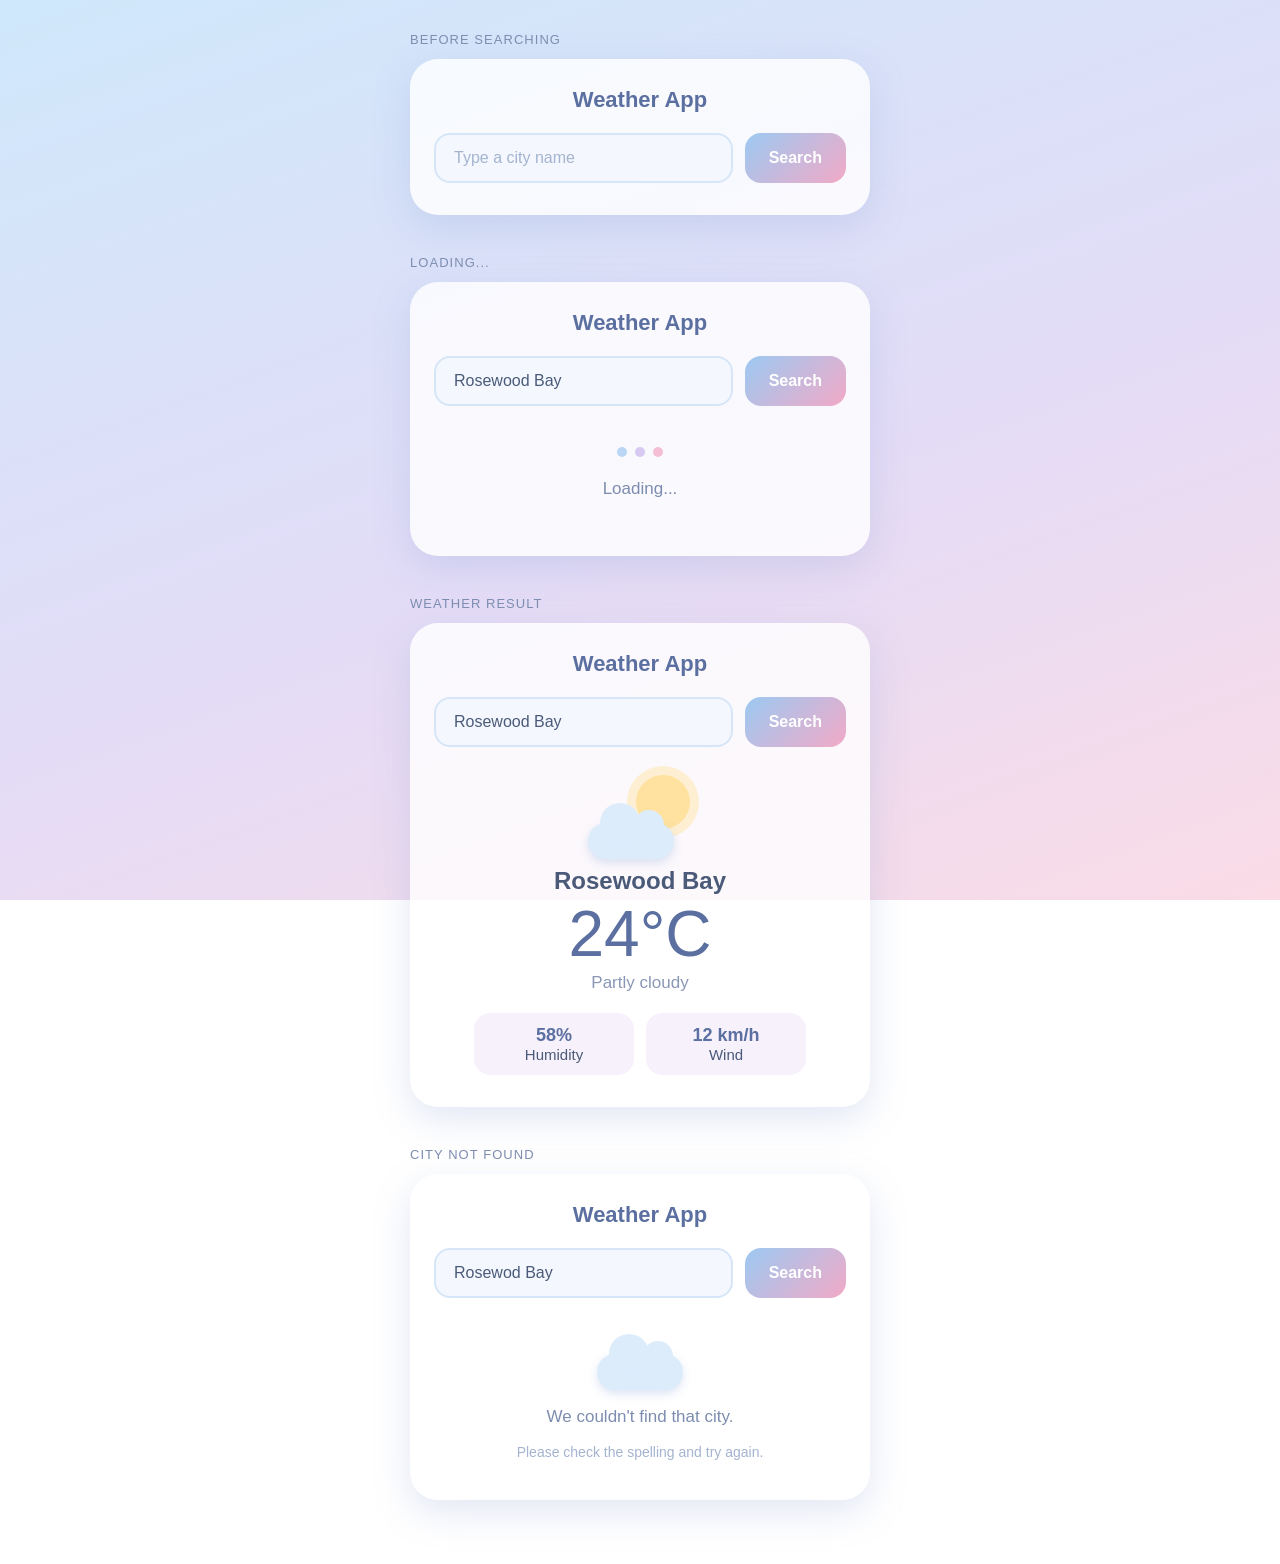
<file: mockups/1-morning-postcard.html>
<!DOCTYPE html>
<html lang="en">
<head>
  <meta charset="UTF-8">
  <meta name="viewport" content="width=device-width, initial-scale=1.0">
  <title>Mockup 1 - Morning Postcard</title>
  <style>
    * { box-sizing: border-box; }
    body {
      margin: 0;
      padding: 32px 16px 64px;
      font-family: "Segoe UI", Helvetica, Arial, sans-serif;
      color: #4a5a78;
      background: linear-gradient(160deg, #cfe8fb 0%, #e3dcf7 55%, #fadbe6 100%);
      background-attachment: fixed;
      min-height: 100vh;
    }
    .view-label {
      max-width: 460px;
      margin: 40px auto 12px;
      font-size: 13px;
      letter-spacing: 0.08em;
      text-transform: uppercase;
      color: #7d8db0;
    }
    .view-label:first-of-type { margin-top: 0; }

    .card {
      max-width: 460px;
      margin: 0 auto;
      padding: 28px 24px 32px;
      background: rgba(255, 255, 255, 0.82);
      border-radius: 28px;
      box-shadow: 0 12px 36px rgba(140, 160, 210, 0.25);
    }
    .card h1 {
      margin: 0 0 20px;
      font-size: 22px;
      font-weight: 600;
      text-align: center;
      color: #5b6fa0;
    }

    /* Search row: stacked on phones, side by side on laptops */
    .search { display: flex; flex-direction: column; gap: 12px; }
    .search input {
      width: 100%;
      padding: 14px 18px;
      font-size: 16px;
      color: #4a5a78;
      background: #f4f8fe;
      border: 2px solid #d6e6f8;
      border-radius: 16px;
    }
    .search input::placeholder { color: #a4b3cf; }
    .search button {
      padding: 14px 24px;
      font-size: 16px;
      font-weight: 600;
      color: #fff;
      background: linear-gradient(135deg, #9cc9f2, #f2a9c6);
      border: none;
      border-radius: 16px;
    }
    @media (min-width: 600px) {
      .search { flex-direction: row; }
      .search input { flex: 1; }
    }

    .area { margin-top: 28px; text-align: center; }

    /* Drawn weather picture: sun peeking behind a cloud */
    .wx { position: relative; width: 120px; height: 84px; margin: 0 auto 8px; }
    .sun {
      position: absolute; top: 0; right: 10px;
      width: 54px; height: 54px; border-radius: 50%;
      background: #ffe2a0;
      box-shadow: 0 0 0 9px rgba(255, 226, 160, 0.45);
    }
    .cloud {
      position: absolute; bottom: 0; left: 8px;
      width: 86px; height: 36px; border-radius: 36px;
      background: #dcecfb;
      box-shadow: 0 4px 10px rgba(140, 170, 220, 0.3);
    }
    .cloud::before, .cloud::after {
      content: ""; position: absolute; border-radius: 50%; background: #dcecfb;
    }
    .cloud::before { width: 40px; height: 40px; top: -20px; left: 12px; }
    .cloud::after  { width: 30px; height: 30px; top: -13px; left: 46px; }

    .city { margin: 0; font-size: 24px; font-weight: 600; color: #4a5a78; }
    .temp { margin: 4px 0; font-size: 64px; font-weight: 300; color: #5b6fa0; line-height: 1.1; }
    .desc { margin: 0 0 20px; font-size: 17px; color: #8a97b5; }
    .details { display: flex; justify-content: center; gap: 12px; }
    .detail {
      flex: 1; max-width: 160px; padding: 12px 8px;
      background: #f6f1fb; border-radius: 16px; font-size: 15px;
    }
    .detail b { display: block; font-size: 18px; color: #5b6fa0; }

    .message { padding: 8px 0; font-size: 17px; color: #7d8db0; }
    .message small { display: block; margin-top: 6px; font-size: 14px; color: #a4b3cf; }
    .dots span {
      display: inline-block; width: 10px; height: 10px; margin: 0 4px;
      border-radius: 50%; background: #b9d6f5;
    }
    .dots span:nth-child(2) { background: #d7c9f2; }
    .dots span:nth-child(3) { background: #f4bfd4; }
  </style>
</head>
<body>

  <div class="view-label">Before searching</div>
  <div class="card">
    <h1>Weather App</h1>
    <div class="search">
      <input type="text" placeholder="Type a city name" aria-label="City name">
      <button type="button">Search</button>
    </div>
  </div>

  <div class="view-label">Loading...</div>
  <div class="card">
    <h1>Weather App</h1>
    <div class="search">
      <input type="text" value="Rosewood Bay" aria-label="City name">
      <button type="button">Search</button>
    </div>
    <div class="area message">
      <div class="dots"><span></span><span></span><span></span></div>
      <p>Loading...</p>
    </div>
  </div>

  <div class="view-label">Weather result</div>
  <div class="card">
    <h1>Weather App</h1>
    <div class="search">
      <input type="text" value="Rosewood Bay" aria-label="City name">
      <button type="button">Search</button>
    </div>
    <div class="area">
      <div class="wx"><div class="sun"></div><div class="cloud"></div></div>
      <p class="city">Rosewood Bay</p>
      <p class="temp">24°C</p>
      <p class="desc">Partly cloudy</p>
      <div class="details">
        <div class="detail"><b>58%</b>Humidity</div>
        <div class="detail"><b>12 km/h</b>Wind</div>
      </div>
    </div>
  </div>

  <div class="view-label">City not found</div>
  <div class="card">
    <h1>Weather App</h1>
    <div class="search">
      <input type="text" value="Rosewod Bay" aria-label="City name">
      <button type="button">Search</button>
    </div>
    <div class="area message">
      <div class="wx" style="height:56px"><div class="cloud" style="left:17px"></div></div>
      <p>We couldn't find that city.</p>
      <small>Please check the spelling and try again.</small>
    </div>
  </div>

</body>
</html>
</file>
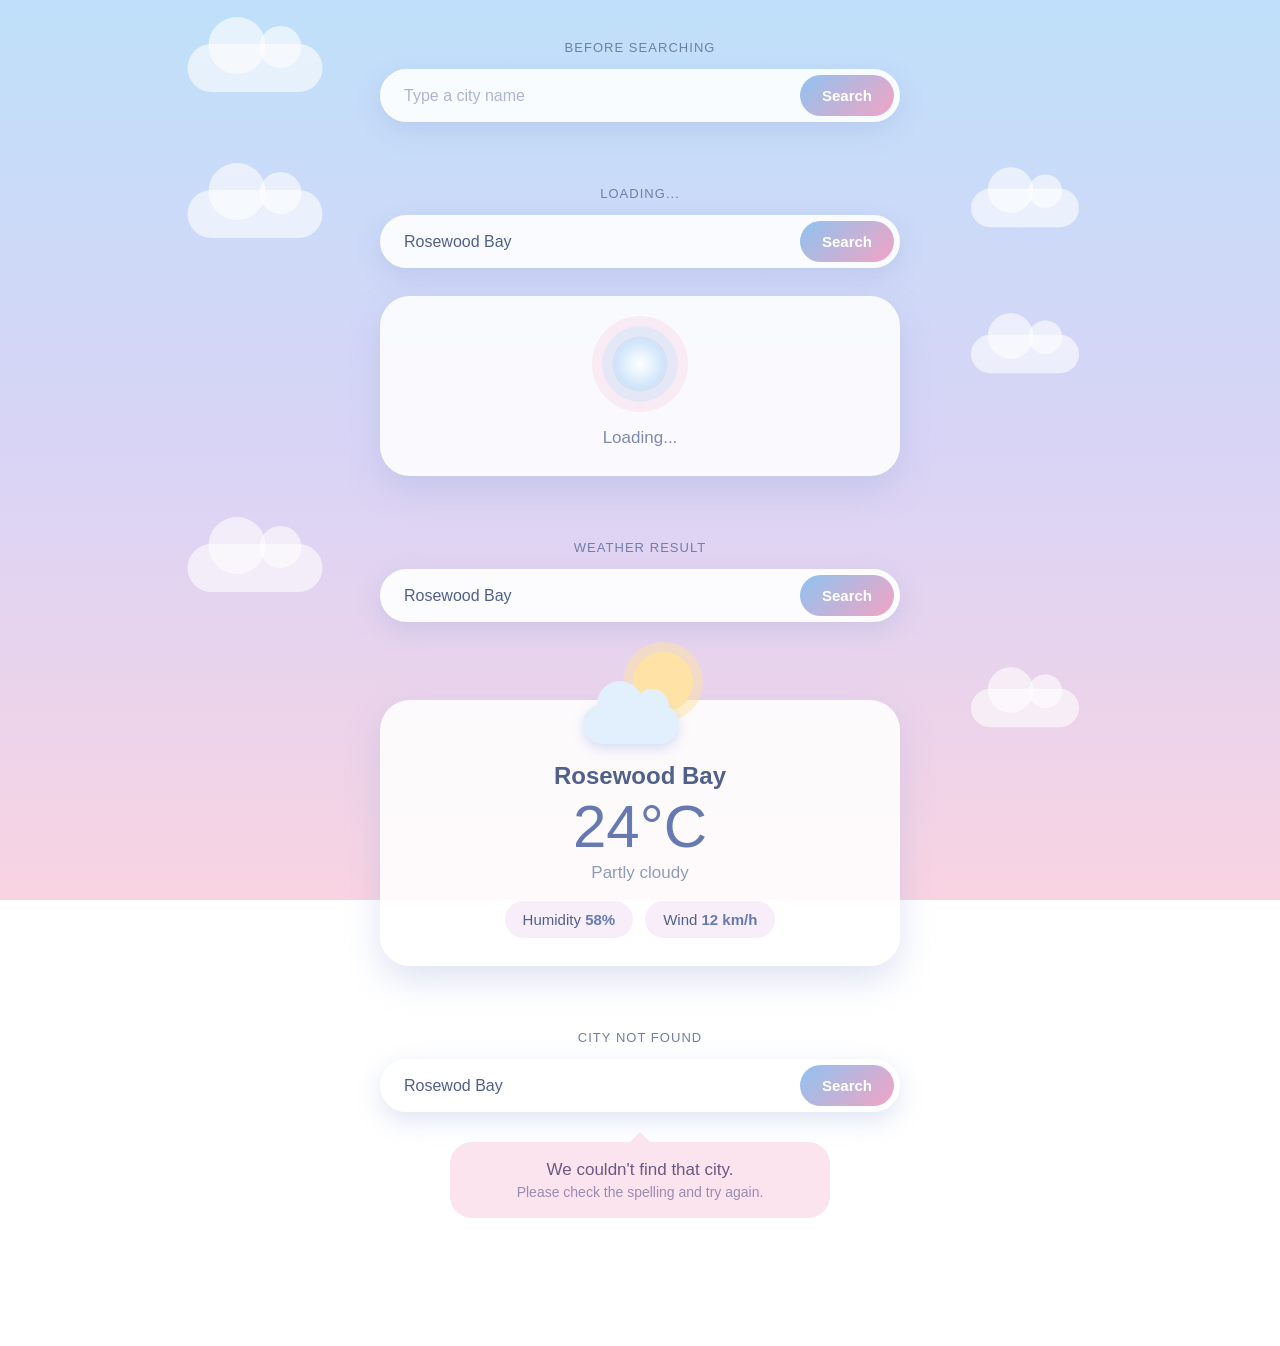
<file: mockups/2-floating-sky.html>
<!DOCTYPE html>
<html lang="en">
<head>
  <meta charset="UTF-8">
  <meta name="viewport" content="width=device-width, initial-scale=1.0">
  <title>Mockup 2 - Floating Sky</title>
  <style>
    * { box-sizing: border-box; }
    html { overflow-x: hidden; }
    body {
      margin: 0;
      padding: 32px 16px 72px;
      font-family: "Segoe UI", Helvetica, Arial, sans-serif;
      color: #51608a;
      background: linear-gradient(180deg, #bfe0fa 0%, #d9d4f6 50%, #f9d3e2 100%);
      background-attachment: fixed;
      min-height: 100vh;
      overflow-x: hidden;
    }
    .scene {
      position: relative;
      max-width: 520px;
      margin: 0 auto 56px;
      padding-top: 8px;
    }
    .view-label {
      margin: 0 0 14px;
      text-align: center;
      font-size: 13px;
      letter-spacing: 0.08em;
      text-transform: uppercase;
      color: #6f7fa8;
    }

    /* Soft decorative clouds drifting in the background (laptop sides, phone corners) */
    .bg-cloud {
      position: absolute; width: 90px; height: 32px; border-radius: 32px;
      background: rgba(255, 255, 255, 0.6);
    }
    .bg-cloud::before, .bg-cloud::after {
      content: ""; position: absolute; border-radius: 50%; background: rgba(255, 255, 255, 0.6);
    }
    .bg-cloud::before { width: 38px; height: 38px; top: -18px; left: 14px; }
    .bg-cloud::after  { width: 28px; height: 28px; top: -12px; left: 48px; }
    .bg-cloud.a { top: 0; left: -30px; }
    .bg-cloud.b { top: 110px; right: -30px; transform: scale(0.8); }
    @media (min-width: 700px) {
      .bg-cloud.a { left: -170px; top: 20px; transform: scale(1.5); }
      .bg-cloud.b { right: -170px; top: 160px; transform: scale(1.2); }
    }

    /* Pill search bar with the button tucked inside the right end */
    .pill {
      position: relative; z-index: 1;
      display: flex; align-items: center;
      padding: 6px 6px 6px 22px;
      background: rgba(255, 255, 255, 0.9);
      border-radius: 999px;
      box-shadow: 0 8px 24px rgba(150, 165, 215, 0.3);
    }
    .pill input {
      flex: 1; min-width: 0;
      font-size: 16px; color: #51608a;
      border: none; background: transparent; outline: none;
    }
    .pill input::placeholder { color: #aab6d2; }
    .pill button {
      padding: 12px 22px;
      font-size: 15px; font-weight: 600; color: #fff;
      background: linear-gradient(135deg, #8fc3f0, #f2a3c3);
      border: none; border-radius: 999px;
    }

    .card {
      position: relative; z-index: 1;
      margin-top: 78px;
      padding: 62px 24px 28px;
      text-align: center;
      background: rgba(255, 255, 255, 0.88);
      border-radius: 30px;
      box-shadow: 0 14px 34px rgba(150, 165, 215, 0.3);
    }
    .card.simple { margin-top: 28px; padding-top: 28px; }

    /* Drawn picture overlapping the card's top edge */
    .wx { position: absolute; top: -48px; left: 50%; width: 130px; height: 92px; margin-left: -65px; }
    .sun {
      position: absolute; top: 0; right: 12px; width: 60px; height: 60px; border-radius: 50%;
      background: #ffe3a6; box-shadow: 0 0 0 10px rgba(255, 227, 166, 0.5);
    }
    .cloud {
      position: absolute; bottom: 0; left: 8px; width: 96px; height: 40px; border-radius: 40px;
      background: #e2effc; box-shadow: 0 5px 12px rgba(150, 175, 225, 0.35);
    }
    .cloud::before, .cloud::after { content: ""; position: absolute; border-radius: 50%; background: #e2effc; }
    .cloud::before { width: 46px; height: 46px; top: -23px; left: 14px; }
    .cloud::after  { width: 34px; height: 34px; top: -15px; left: 52px; }

    .city { margin: 0; font-size: 24px; font-weight: 600; }
    .temp { margin: 2px 0; font-size: 60px; font-weight: 300; color: #6679b0; }
    .desc { margin: 0 0 18px; font-size: 17px; color: #8f9bbb; }
    .row { display: flex; justify-content: center; gap: 12px; }
    .chip {
      padding: 10px 18px; border-radius: 999px; font-size: 15px; background: #f7eefa;
    }
    .chip b { color: #6679b0; }

    /* Loading: a soft pulsing circle */
    .pulse {
      width: 56px; height: 56px; margin: 12px auto 36px; border-radius: 50%;
      background: radial-gradient(circle, #ffffff 0%, #cfe5fa 60%, #f6cfe0 100%);
      box-shadow: 0 0 0 10px rgba(207, 229, 250, 0.5), 0 0 0 20px rgba(246, 207, 224, 0.35);
    }
    .note { margin: 0; font-size: 17px; color: #7d8bb0; }

    /* Not found: a friendly speech-bubble style note */
    .bubble {
      position: relative; z-index: 1;
      margin: 30px auto 0; max-width: 380px; padding: 18px 22px;
      text-align: center; font-size: 17px; color: #6a5a82;
      background: #fbe4ee; border-radius: 22px;
    }
    .bubble::before {
      content: ""; position: absolute; top: -10px; left: 50%; margin-left: -10px;
      border: 10px solid transparent; border-top: 0; border-bottom-color: #fbe4ee;
    }
    .bubble small { display: block; margin-top: 4px; font-size: 14px; color: #9a8bb0; }
  </style>
</head>
<body>

  <div class="scene">
    <div class="bg-cloud a"></div><div class="bg-cloud b"></div>
    <p class="view-label">Before searching</p>
    <div class="pill">
      <input type="text" placeholder="Type a city name" aria-label="City name">
      <button type="button">Search</button>
    </div>
  </div>

  <div class="scene">
    <div class="bg-cloud a"></div><div class="bg-cloud b"></div>
    <p class="view-label">Loading...</p>
    <div class="pill">
      <input type="text" value="Rosewood Bay" aria-label="City name">
      <button type="button">Search</button>
    </div>
    <div class="card simple">
      <div class="pulse"></div>
      <p class="note">Loading...</p>
    </div>
  </div>

  <div class="scene">
    <div class="bg-cloud a"></div><div class="bg-cloud b"></div>
    <p class="view-label">Weather result</p>
    <div class="pill">
      <input type="text" value="Rosewood Bay" aria-label="City name">
      <button type="button">Search</button>
    </div>
    <div class="card">
      <div class="wx"><div class="sun"></div><div class="cloud"></div></div>
      <p class="city">Rosewood Bay</p>
      <p class="temp">24°C</p>
      <p class="desc">Partly cloudy</p>
      <div class="row">
        <div class="chip">Humidity <b>58%</b></div>
        <div class="chip">Wind <b>12 km/h</b></div>
      </div>
    </div>
  </div>

  <div class="scene">
    <div class="bg-cloud a"></div><div class="bg-cloud b"></div>
    <p class="view-label">City not found</p>
    <div class="pill">
      <input type="text" value="Rosewod Bay" aria-label="City name">
      <button type="button">Search</button>
    </div>
    <div class="bubble">
      We couldn't find that city.
      <small>Please check the spelling and try again.</small>
    </div>
  </div>

</body>
</html>
</file>
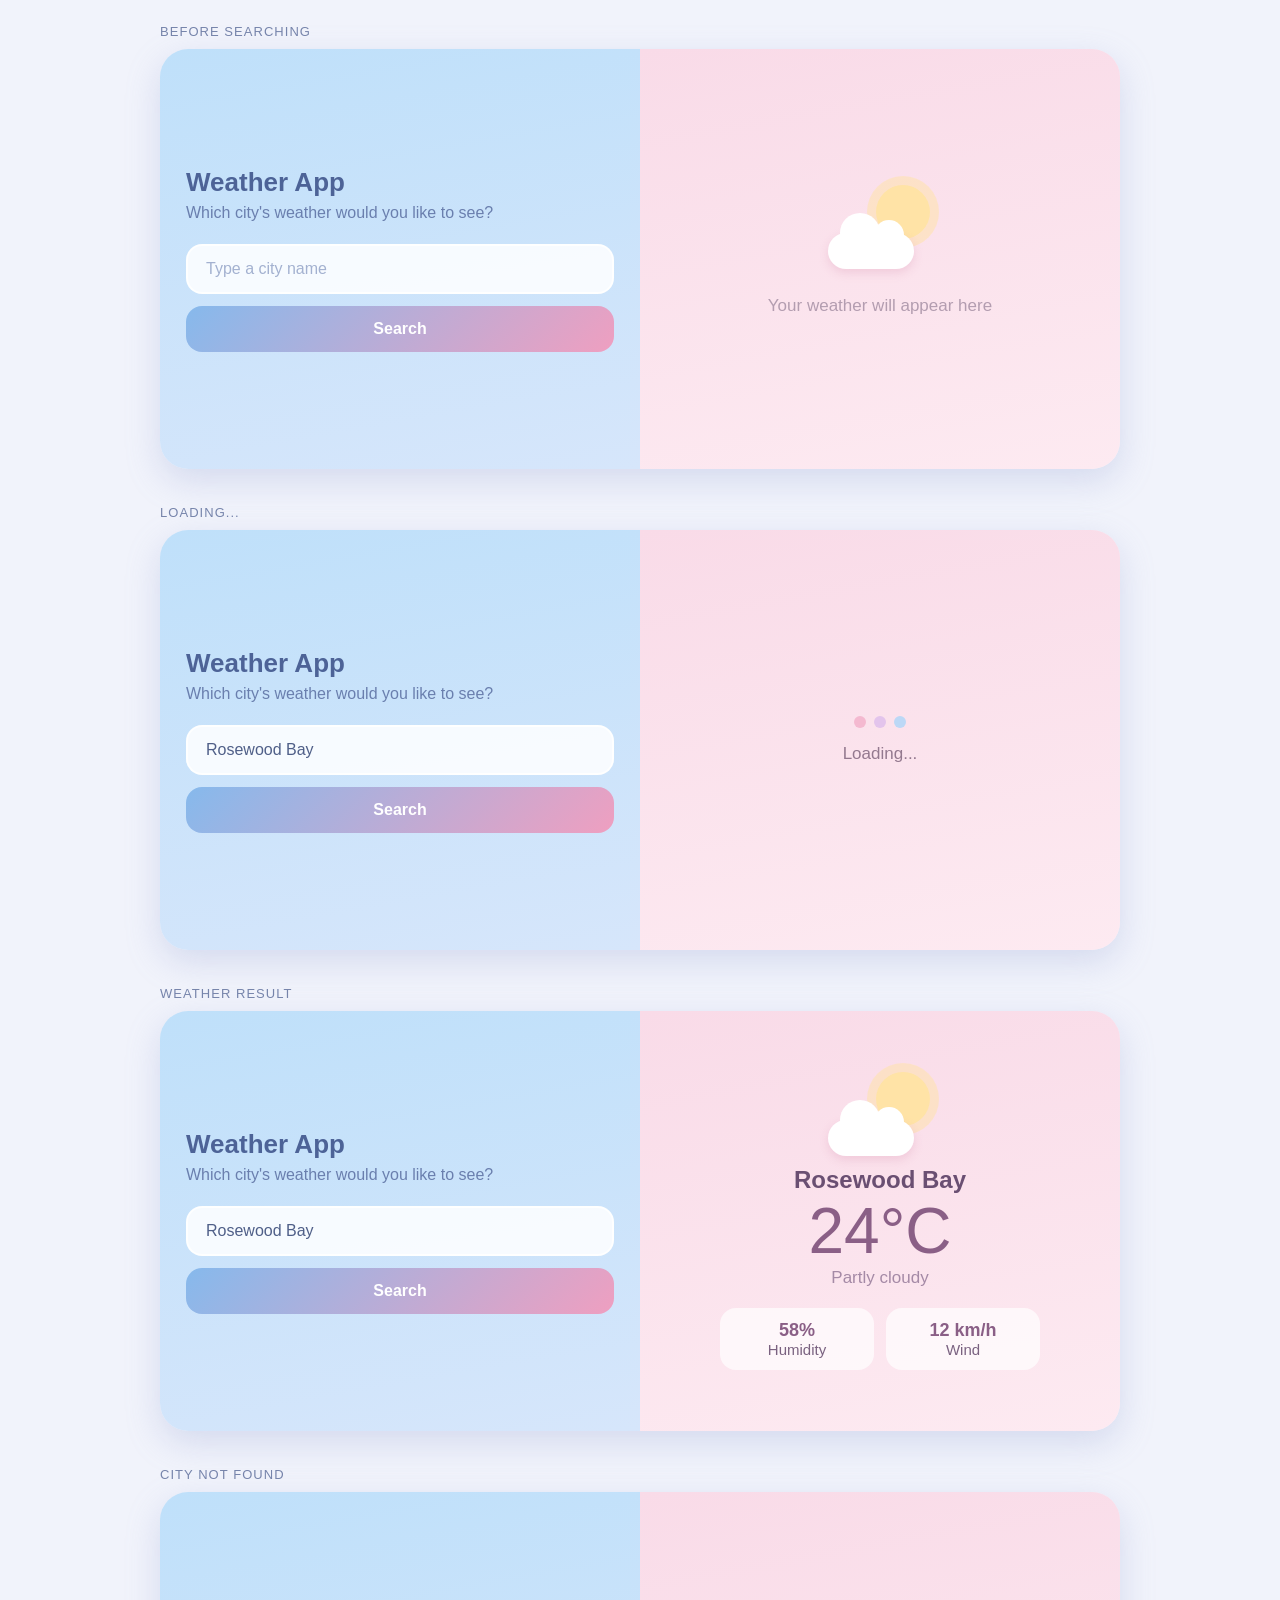
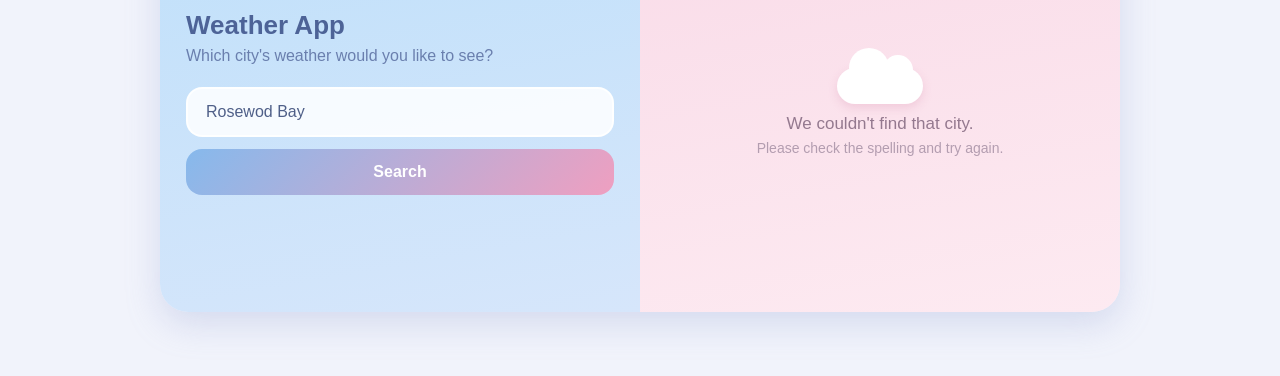
<file: mockups/3-split-window.html>
<!DOCTYPE html>
<html lang="en">
<head>
  <meta charset="UTF-8">
  <meta name="viewport" content="width=device-width, initial-scale=1.0">
  <title>Mockup 3 - Split Window</title>
  <style>
    * { box-sizing: border-box; }
    body {
      margin: 0;
      padding: 24px 16px 64px;
      font-family: "Segoe UI", Helvetica, Arial, sans-serif;
      color: #4f5f88;
      background: #f1f3fb;
    }
    .view-label {
      max-width: 960px;
      margin: 36px auto 10px;
      font-size: 13px;
      letter-spacing: 0.08em;
      text-transform: uppercase;
      color: #7684ab;
    }
    .view-label:first-of-type { margin-top: 0; }

    /* Two panels: stacked on phones, side by side on laptops */
    .window {
      max-width: 960px;
      margin: 0 auto;
      display: flex;
      flex-direction: column;
      border-radius: 28px;
      overflow: hidden;
      box-shadow: 0 12px 34px rgba(140, 155, 210, 0.28);
    }
    @media (min-width: 720px) {
      .window { flex-direction: row; min-height: 420px; }
      .panel { flex: 1; }
    }
    .panel { padding: 32px 26px; display: flex; flex-direction: column; justify-content: center; }
    .left  { background: linear-gradient(170deg, #bfe0fa, #d6e6fb); }
    .right { background: linear-gradient(170deg, #f9dbe8, #fdeaf1); text-align: center; align-items: center; }

    .left h1 { margin: 0 0 6px; font-size: 26px; font-weight: 600; color: #4d6397; }
    .left p  { margin: 0 0 22px; font-size: 16px; color: #6a7fae; }
    .left input {
      width: 100%; padding: 14px 18px; margin-bottom: 12px;
      font-size: 16px; color: #4f5f88;
      background: rgba(255, 255, 255, 0.85);
      border: 2px solid rgba(255, 255, 255, 0.9);
      border-radius: 16px;
    }
    .left input::placeholder { color: #a3b1d0; }
    .left button {
      width: 100%; padding: 14px 24px;
      font-size: 16px; font-weight: 600; color: #fff;
      background: linear-gradient(135deg, #86b9ec, #ef9fc0);
      border: none; border-radius: 16px;
    }

    /* Drawn weather picture */
    .wx { position: relative; width: 120px; height: 84px; margin-bottom: 10px; }
    .sun {
      position: absolute; top: 0; right: 10px; width: 54px; height: 54px; border-radius: 50%;
      background: #ffe3a6; box-shadow: 0 0 0 9px rgba(255, 227, 166, 0.5);
    }
    .cloud {
      position: absolute; bottom: 0; left: 8px; width: 86px; height: 36px; border-radius: 36px;
      background: #ffffff; box-shadow: 0 4px 10px rgba(220, 150, 180, 0.3);
    }
    .cloud::before, .cloud::after { content: ""; position: absolute; border-radius: 50%; background: #ffffff; }
    .cloud::before { width: 40px; height: 40px; top: -20px; left: 12px; }
    .cloud::after  { width: 30px; height: 30px; top: -13px; left: 46px; }

    .city { margin: 0; font-size: 24px; font-weight: 600; color: #6a4f72; }
    .temp { margin: 2px 0; font-size: 64px; font-weight: 300; color: #8a5f86; line-height: 1.1; }
    .desc { margin: 0 0 20px; font-size: 17px; color: #a58aa6; }
    .details { display: flex; gap: 12px; width: 100%; max-width: 320px; }
    .detail {
      flex: 1; padding: 12px 8px; font-size: 15px; color: #7a6280;
      background: rgba(255, 255, 255, 0.7); border-radius: 16px;
    }
    .detail b { display: block; font-size: 18px; color: #8a5f86; }

    .note { margin: 0; font-size: 17px; color: #94798f; }
    .note small { display: block; margin-top: 6px; font-size: 14px; color: #b39db0; }
    .dots span {
      display: inline-block; width: 12px; height: 12px; margin: 0 4px 12px;
      border-radius: 50%; background: #f4b9d0;
    }
    .dots span:nth-child(2) { background: #e3c4ec; }
    .dots span:nth-child(3) { background: #bcd8f6; }
    .empty-hint { font-size: 17px; color: #b39db0; }
  </style>
</head>
<body>

  <div class="view-label">Before searching</div>
  <div class="window">
    <div class="panel left">
      <h1>Weather App</h1>
      <p>Which city's weather would you like to see?</p>
      <input type="text" placeholder="Type a city name" aria-label="City name">
      <button type="button">Search</button>
    </div>
    <div class="panel right">
      <div class="wx"><div class="sun"></div><div class="cloud"></div></div>
      <p class="empty-hint">Your weather will appear here</p>
    </div>
  </div>

  <div class="view-label">Loading...</div>
  <div class="window">
    <div class="panel left">
      <h1>Weather App</h1>
      <p>Which city's weather would you like to see?</p>
      <input type="text" value="Rosewood Bay" aria-label="City name">
      <button type="button">Search</button>
    </div>
    <div class="panel right">
      <div class="dots"><span></span><span></span><span></span></div>
      <p class="note">Loading...</p>
    </div>
  </div>

  <div class="view-label">Weather result</div>
  <div class="window">
    <div class="panel left">
      <h1>Weather App</h1>
      <p>Which city's weather would you like to see?</p>
      <input type="text" value="Rosewood Bay" aria-label="City name">
      <button type="button">Search</button>
    </div>
    <div class="panel right">
      <div class="wx"><div class="sun"></div><div class="cloud"></div></div>
      <p class="city">Rosewood Bay</p>
      <p class="temp">24°C</p>
      <p class="desc">Partly cloudy</p>
      <div class="details">
        <div class="detail"><b>58%</b>Humidity</div>
        <div class="detail"><b>12 km/h</b>Wind</div>
      </div>
    </div>
  </div>

  <div class="view-label">City not found</div>
  <div class="window">
    <div class="panel left">
      <h1>Weather App</h1>
      <p>Which city's weather would you like to see?</p>
      <input type="text" value="Rosewod Bay" aria-label="City name">
      <button type="button">Search</button>
    </div>
    <div class="panel right">
      <div class="wx" style="height:56px"><div class="cloud" style="left:17px"></div></div>
      <p class="note">We couldn't find that city.<small>Please check the spelling and try again.</small></p>
    </div>
  </div>

</body>
</html>
</file>
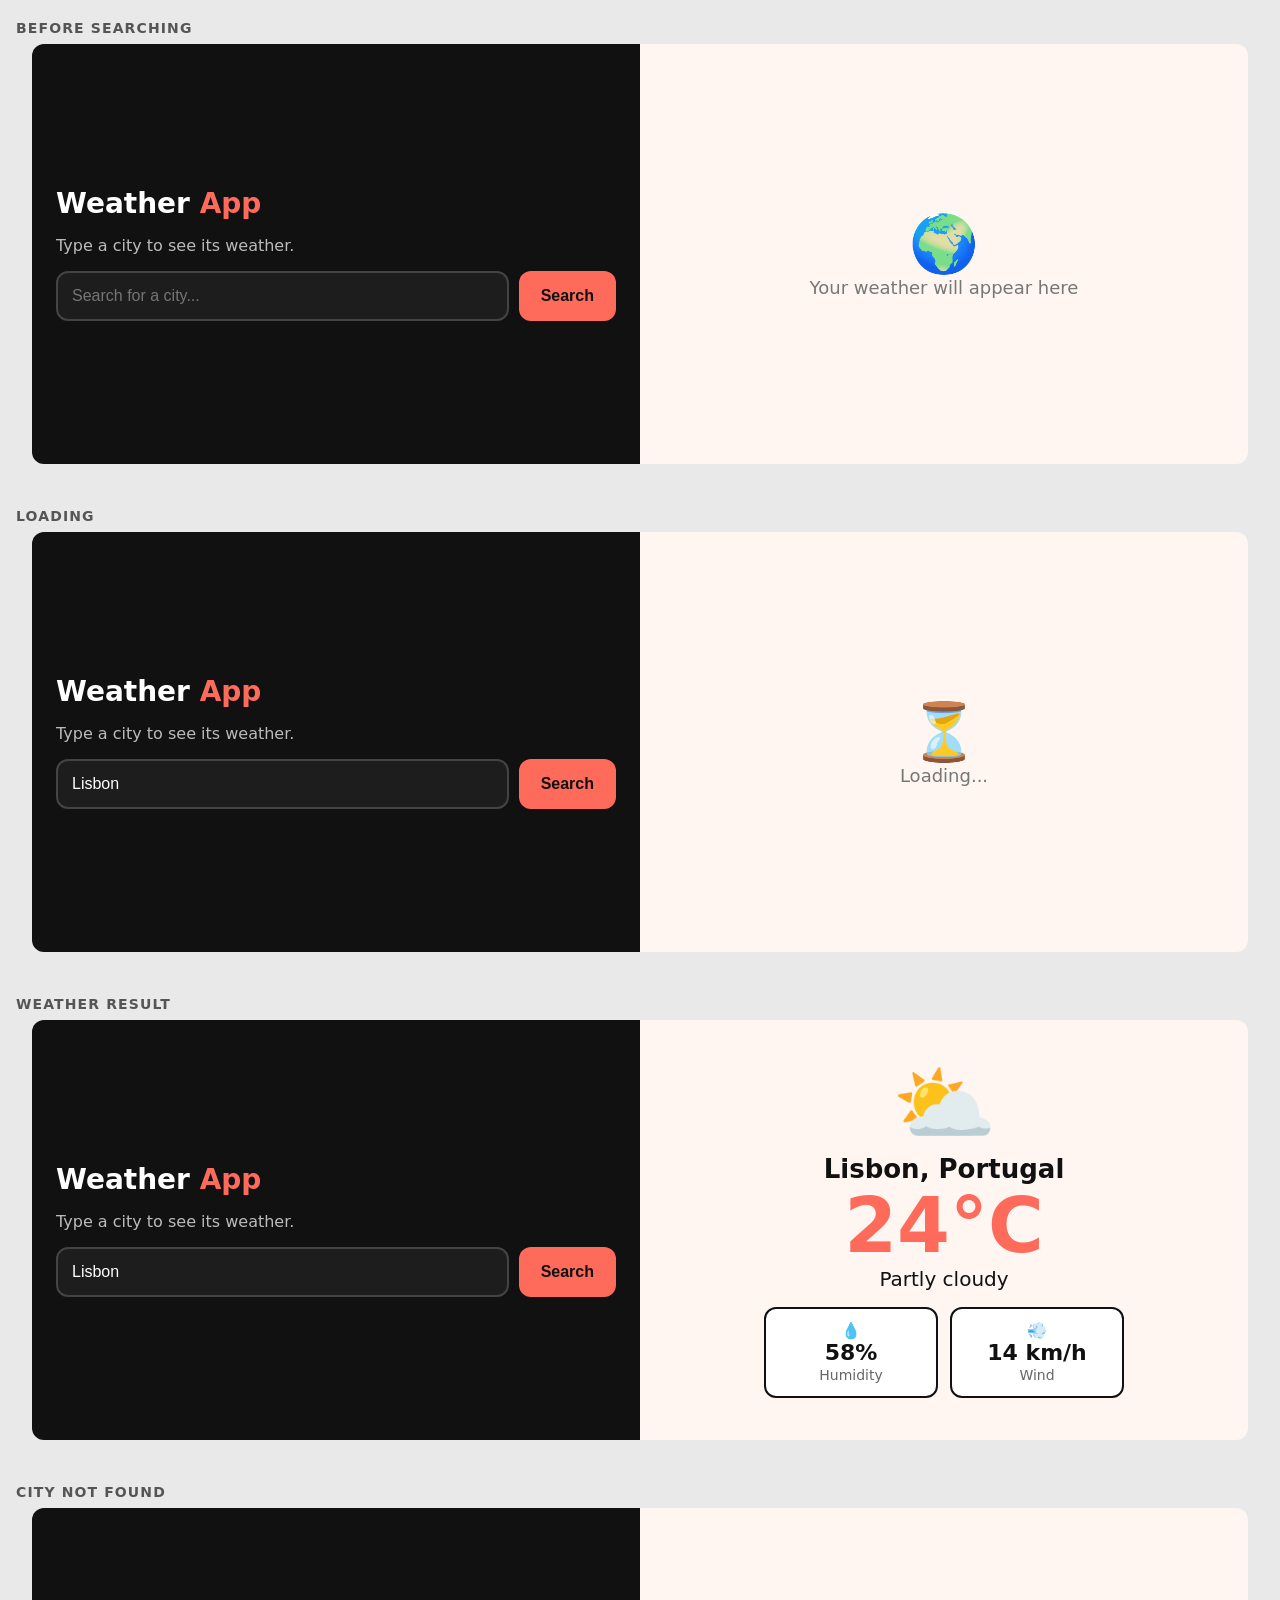
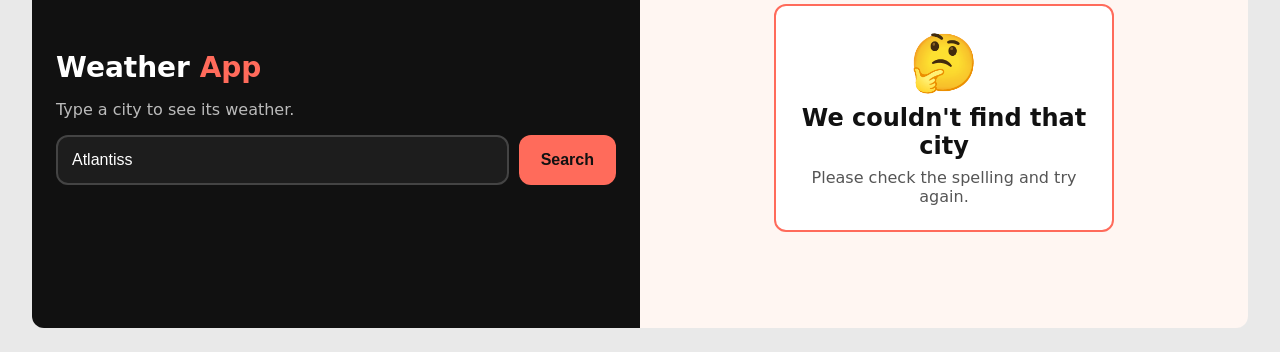
<file: mockups/mockup1-split-screen.html>
<!DOCTYPE html>
<html lang="en">
<head>
<meta charset="UTF-8">
<meta name="viewport" content="width=device-width, initial-scale=1.0">
<title>Mockup 1 - Split Screen</title>
<style>
  :root { --black:#111; --coral:#ff6b5b; --cream:#fff6f2; --radius:12px; }
  * { box-sizing:border-box; }
  body { margin:0; font-family:system-ui,Arial,sans-serif; background:#e9e9e9; color:var(--black); }
  .label { margin:0; padding:20px 16px 8px; font-size:14px; font-weight:700; letter-spacing:.08em; text-transform:uppercase; color:#555; }
  .frame { display:grid; grid-template-columns:1fr; min-height:340px; margin:0 16px 16px; border-radius:var(--radius); overflow:hidden; }
  @media (min-width:800px) { .frame { grid-template-columns:1fr 1fr; min-height:420px; margin:0 32px 24px; } }
  .left { background:var(--black); color:#fff; padding:32px 24px; display:flex; flex-direction:column; justify-content:center; gap:16px; }
  .left h1 { margin:0; font-size:28px; } .left h1 span { color:var(--coral); }
  .left p { margin:0; color:#bbb; }
  .search { display:flex; flex-direction:column; gap:10px; }
  @media (min-width:800px) { .search { flex-direction:row; } .search input { flex:1; } }
  input { padding:14px; font-size:16px; border:2px solid #444; border-radius:var(--radius); background:#1d1d1d; color:#fff; }
  button { padding:14px 22px; font-size:16px; font-weight:700; border:0; border-radius:var(--radius); background:var(--coral); color:var(--black); }
  .right { background:var(--cream); padding:24px; display:flex; align-items:center; justify-content:center; }
  .hint { color:#777; text-align:center; font-size:18px; }
  .hint .big { font-size:56px; display:block; }
  .result { width:100%; max-width:360px; text-align:center; }
  .result .emoji { font-size:84px; line-height:1; }
  .result h2 { margin:8px 0 0; font-size:26px; }
  .result .temp { font-size:76px; font-weight:800; color:var(--coral); line-height:1.1; }
  .result .desc { font-size:20px; margin-bottom:16px; }
  .boxes { display:grid; grid-template-columns:1fr 1fr; gap:12px; }
  .box { background:#fff; border:2px solid var(--black); border-radius:var(--radius); padding:12px; }
  .box b { display:block; font-size:22px; } .box span { color:#666; font-size:14px; }
  .error { max-width:340px; text-align:center; border:2px solid var(--coral); background:#fff; border-radius:var(--radius); padding:24px; }
  .error .big { font-size:56px; display:block; } .error h2 { margin:8px 0; } .error p { margin:0; color:#555; }
</style>
</head>
<body>

<p class="label">Before searching</p>
<div class="frame">
  <div class="left"><h1>Weather <span>App</span></h1><p>Type a city to see its weather.</p>
    <div class="search"><input placeholder="Search for a city..." aria-label="City"><button>Search</button></div></div>
  <div class="right"><div class="hint"><span class="big">🌍</span>Your weather will appear here</div></div>
</div>

<p class="label">Loading</p>
<div class="frame">
  <div class="left"><h1>Weather <span>App</span></h1><p>Type a city to see its weather.</p>
    <div class="search"><input value="Lisbon" aria-label="City"><button>Search</button></div></div>
  <div class="right"><div class="hint"><span class="big">⏳</span>Loading...</div></div>
</div>

<p class="label">Weather result</p>
<div class="frame">
  <div class="left"><h1>Weather <span>App</span></h1><p>Type a city to see its weather.</p>
    <div class="search"><input value="Lisbon" aria-label="City"><button>Search</button></div></div>
  <div class="right"><div class="result">
    <div class="emoji">⛅</div><h2>Lisbon, Portugal</h2>
    <div class="temp">24°C</div><div class="desc">Partly cloudy</div>
    <div class="boxes"><div class="box">💧 <b>58%</b><span>Humidity</span></div><div class="box">💨 <b>14 km/h</b><span>Wind</span></div></div>
  </div></div>
</div>

<p class="label">City not found</p>
<div class="frame">
  <div class="left"><h1>Weather <span>App</span></h1><p>Type a city to see its weather.</p>
    <div class="search"><input value="Atlantiss" aria-label="City"><button>Search</button></div></div>
  <div class="right"><div class="error"><span class="big">🤔</span><h2>We couldn't find that city</h2><p>Please check the spelling and try again.</p></div></div>
</div>

</body>
</html>
</file>
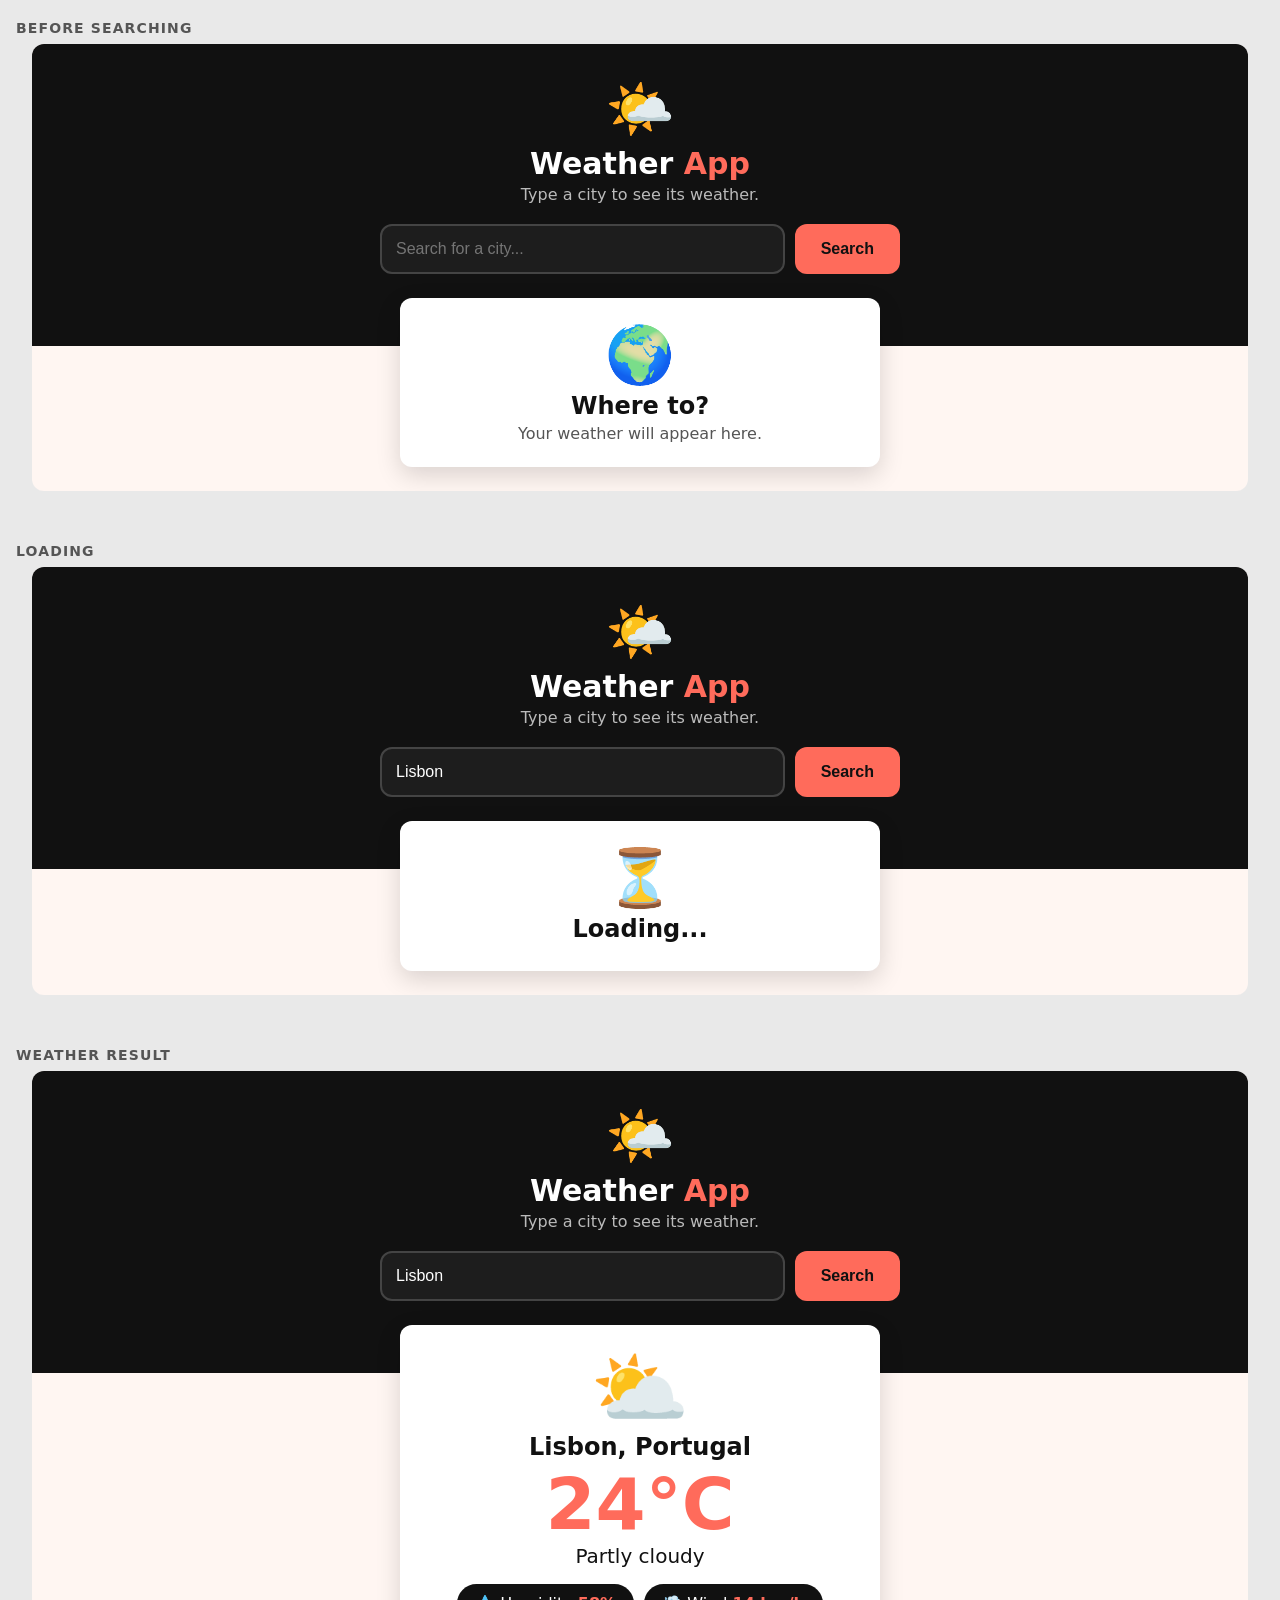
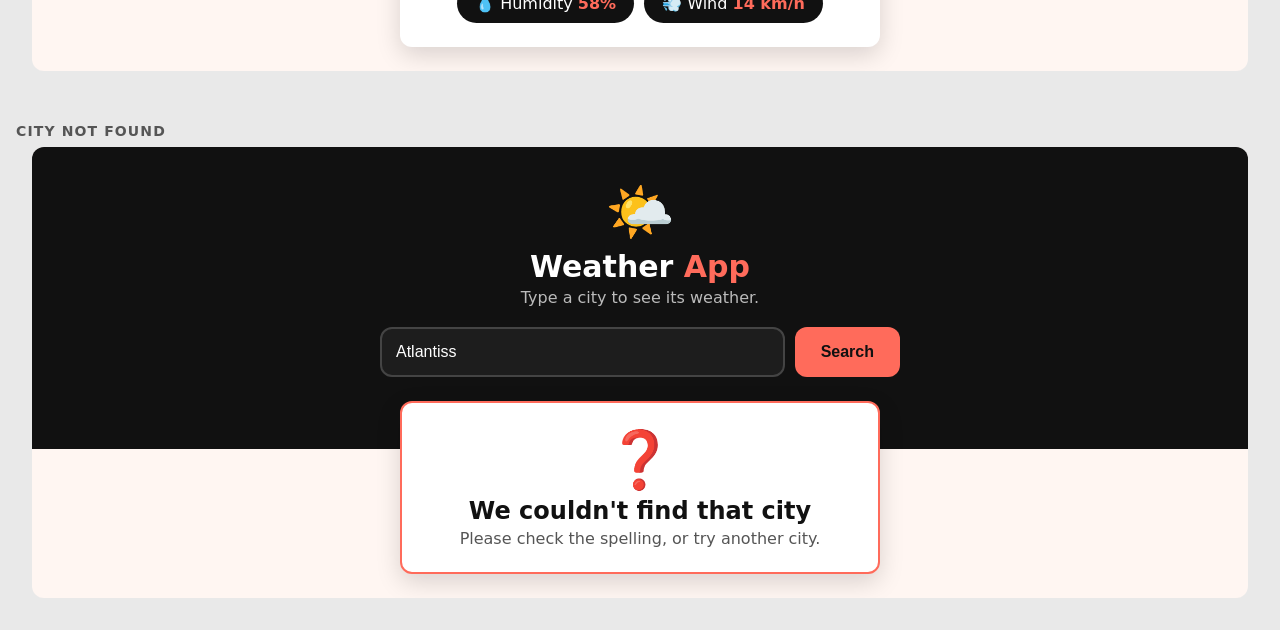
<file: mockups/mockup2-coral-hero.html>
<!DOCTYPE html>
<html lang="en">
<head>
<meta charset="UTF-8">
<meta name="viewport" content="width=device-width, initial-scale=1.0">
<title>Mockup 2 - Coral Hero</title>
<style>
  :root { --black:#111; --coral:#ff6b5b; --cream:#fff6f2; --radius:12px; }
  * { box-sizing:border-box; }
  body { margin:0; font-family:system-ui,Arial,sans-serif; background:#e9e9e9; color:var(--black); }
  .label { margin:0; padding:20px 16px 8px; font-size:14px; font-weight:700; letter-spacing:.08em; text-transform:uppercase; color:#555; }
  .frame { margin:0 16px 24px; border-radius:var(--radius); overflow:hidden; background:var(--cream); padding-bottom:24px; }
  @media (min-width:800px) { .frame { margin:0 32px 32px; } }
  .hero { background:var(--black); color:#fff; text-align:center; padding:32px 20px 72px; }
  .hero .sun { font-size:56px; }
  .hero h1 { margin:4px 0 4px; font-size:30px; } .hero h1 span { color:var(--coral); }
  .hero p { margin:0 0 20px; color:#bbb; }
  .search { display:flex; flex-direction:column; gap:10px; max-width:520px; margin:0 auto; }
  @media (min-width:800px) { .search { flex-direction:row; } .search input { flex:1; } }
  input { padding:14px; font-size:16px; border:2px solid #444; border-radius:var(--radius); background:#1d1d1d; color:#fff; }
  button { padding:14px 26px; font-size:16px; font-weight:700; border:0; border-radius:var(--radius); background:var(--coral); color:var(--black); }
  .card { position:relative; margin:-48px auto 0; width:calc(100% - 32px); max-width:480px; background:#fff; border-radius:var(--radius); box-shadow:0 8px 24px rgba(0,0,0,.15); padding:24px; text-align:center; }
  .card .big { font-size:56px; display:block; }
  .card h2 { margin:4px 0 4px; font-size:24px; } .card p { margin:0; color:#555; }
  .emoji { font-size:80px; line-height:1; }
  .temp { font-size:72px; font-weight:800; color:var(--coral); line-height:1.1; }
  .desc { font-size:20px; margin-bottom:16px; }
  .pills { display:flex; flex-wrap:wrap; justify-content:center; gap:10px; }
  .pill { background:var(--black); color:#fff; border-radius:999px; padding:10px 18px; font-size:16px; } .pill b { color:var(--coral); }
  .notfound { border:2px solid var(--coral); }
</style>
</head>
<body>

<p class="label">Before searching</p>
<div class="frame">
  <div class="hero"><div class="sun">🌤️</div><h1>Weather <span>App</span></h1><p>Type a city to see its weather.</p>
    <div class="search"><input placeholder="Search for a city..." aria-label="City"><button>Search</button></div></div>
  <div class="card"><span class="big">🌍</span><h2>Where to?</h2><p>Your weather will appear here.</p></div>
</div>

<p class="label">Loading</p>
<div class="frame">
  <div class="hero"><div class="sun">🌤️</div><h1>Weather <span>App</span></h1><p>Type a city to see its weather.</p>
    <div class="search"><input value="Lisbon" aria-label="City"><button>Search</button></div></div>
  <div class="card"><span class="big">⏳</span><h2>Loading...</h2></div>
</div>

<p class="label">Weather result</p>
<div class="frame">
  <div class="hero"><div class="sun">🌤️</div><h1>Weather <span>App</span></h1><p>Type a city to see its weather.</p>
    <div class="search"><input value="Lisbon" aria-label="City"><button>Search</button></div></div>
  <div class="card">
    <div class="emoji">⛅</div><h2>Lisbon, Portugal</h2>
    <div class="temp">24°C</div><div class="desc">Partly cloudy</div>
    <div class="pills"><div class="pill">💧 Humidity <b>58%</b></div><div class="pill">💨 Wind <b>14 km/h</b></div></div>
  </div>
</div>

<p class="label">City not found</p>
<div class="frame">
  <div class="hero"><div class="sun">🌤️</div><h1>Weather <span>App</span></h1><p>Type a city to see its weather.</p>
    <div class="search"><input value="Atlantiss" aria-label="City"><button>Search</button></div></div>
  <div class="card notfound"><span class="big">❓</span><h2>We couldn't find that city</h2><p>Please check the spelling, or try another city.</p></div>
</div>

</body>
</html>
</file>
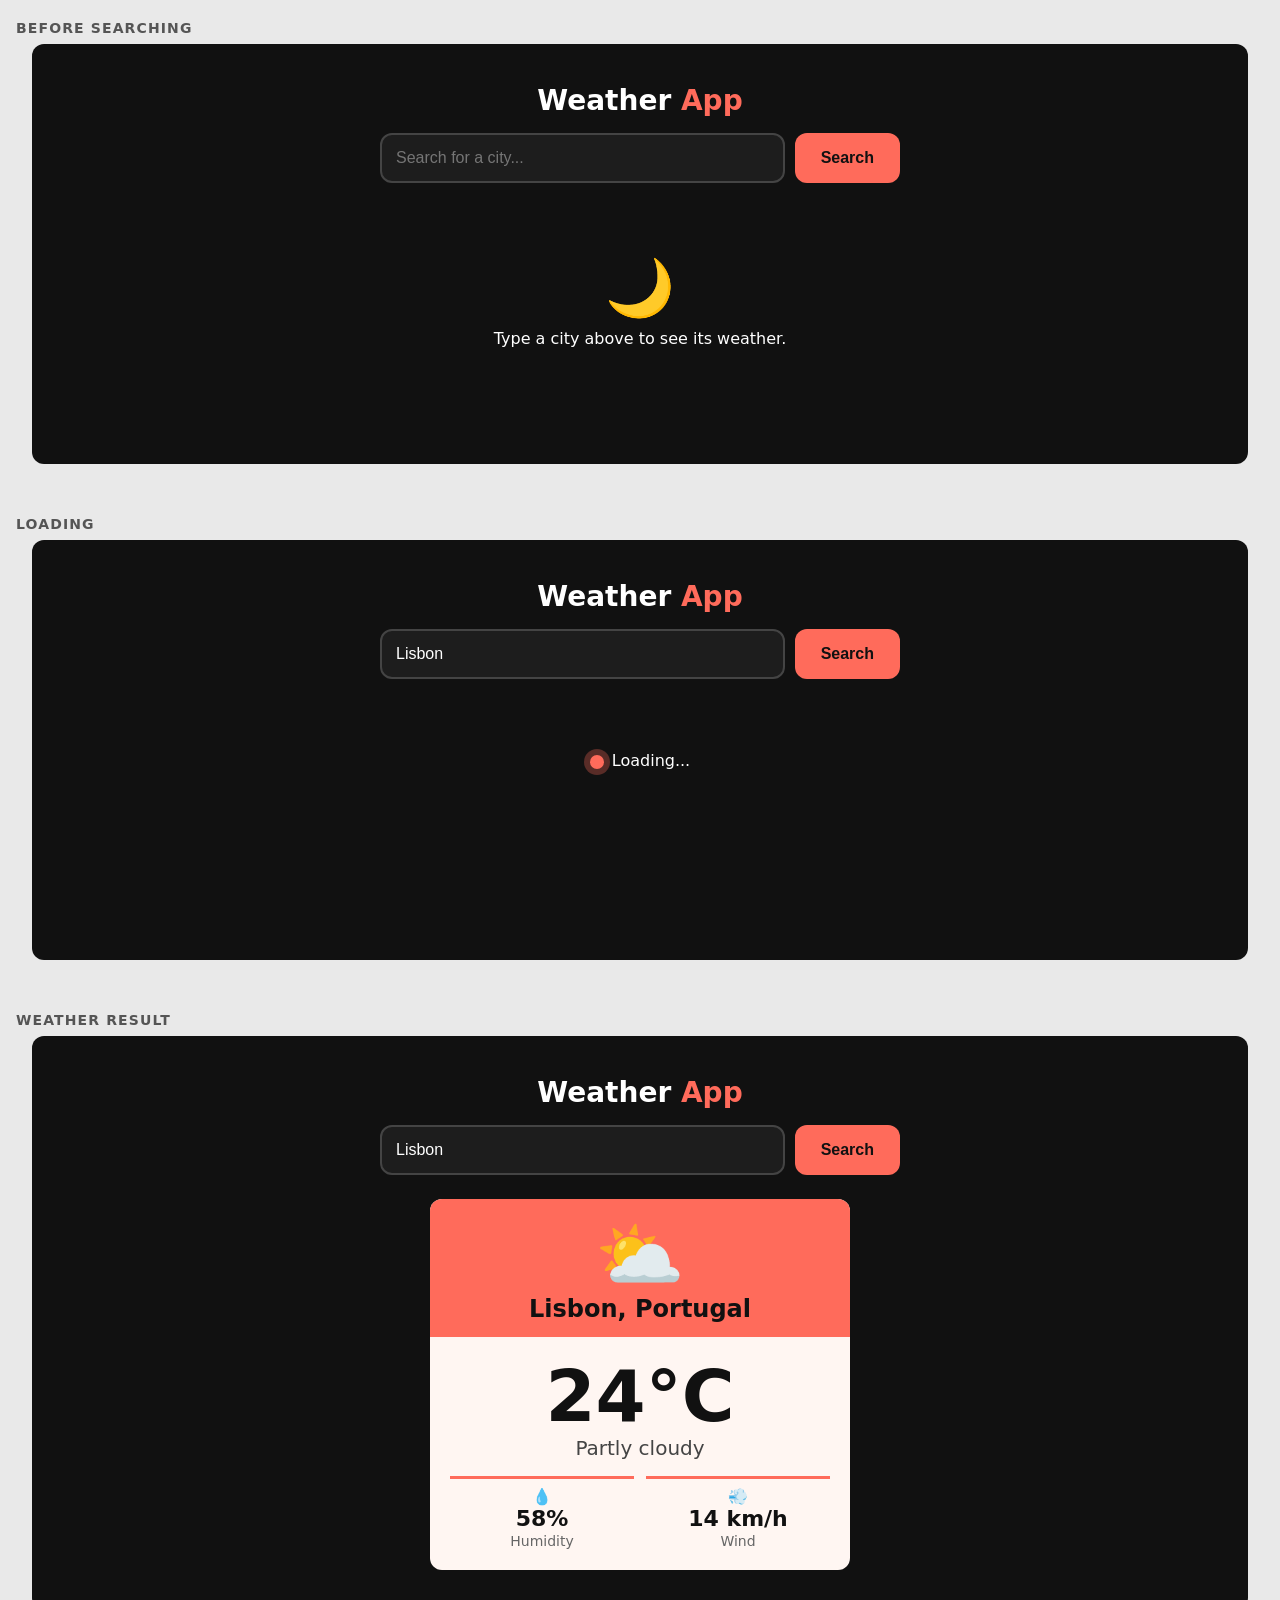
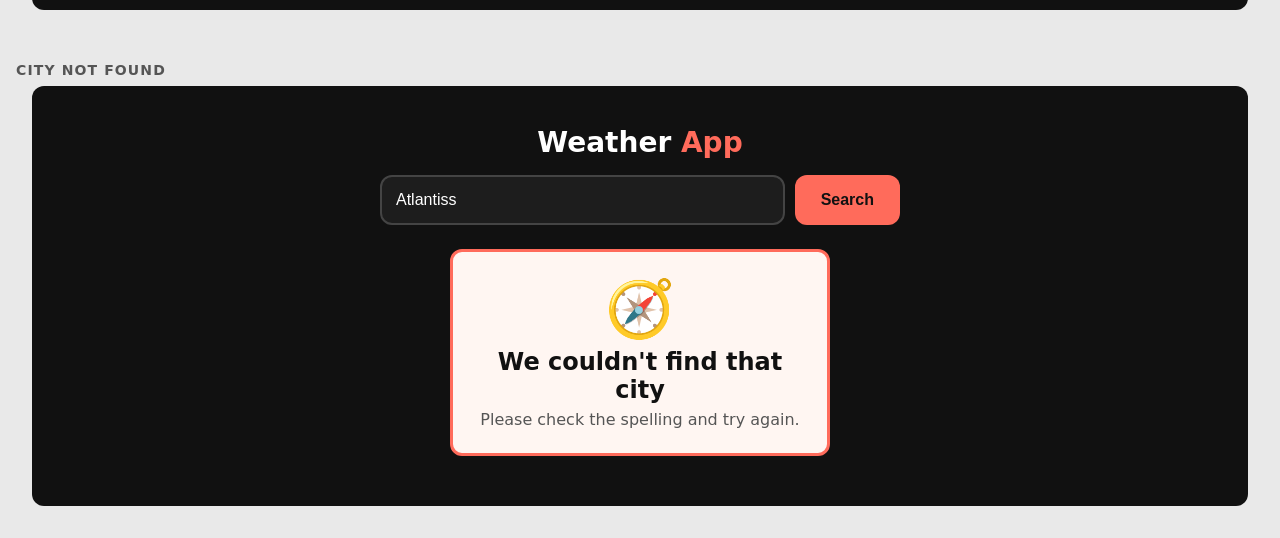
<file: mockups/mockup3-night-window.html>
<!DOCTYPE html>
<html lang="en">
<head>
<meta charset="UTF-8">
<meta name="viewport" content="width=device-width, initial-scale=1.0">
<title>Mockup 3 - Night Window</title>
<style>
  :root { --black:#111; --coral:#ff6b5b; --cream:#fff6f2; --radius:12px; }
  * { box-sizing:border-box; }
  body { margin:0; font-family:system-ui,Arial,sans-serif; background:#e9e9e9; color:var(--black); }
  .label { margin:0; padding:20px 16px 8px; font-size:14px; font-weight:700; letter-spacing:.08em; text-transform:uppercase; color:#555; }
  .frame { margin:0 16px 24px; border-radius:var(--radius); background:var(--black); color:#fff; padding:28px 16px; min-height:420px; }
  @media (min-width:800px) { .frame { margin:0 32px 32px; padding:40px; } }
  h1 { margin:0 0 16px; text-align:center; font-size:28px; } h1 span { color:var(--coral); }
  .search { display:flex; flex-direction:column; gap:10px; max-width:520px; margin:0 auto 24px; }
  @media (min-width:800px) { .search { flex-direction:row; } .search input { flex:1; } }
  input { padding:14px; font-size:16px; border:2px solid #444; border-radius:var(--radius); background:#1d1d1d; color:#fff; }
  button { padding:14px 26px; font-size:16px; font-weight:700; border:0; border-radius:var(--radius); background:var(--coral); color:var(--black); }
  .window { max-width:420px; margin:0 auto; border-radius:var(--radius); overflow:hidden; background:var(--cream); color:var(--black); text-align:center; }
  .top { background:var(--coral); padding:20px 16px 14px; }
  .top .emoji { font-size:72px; line-height:1; } .top h2 { margin:4px 0 0; font-size:24px; }
  .bottom { padding:20px; }
  .temp { font-size:72px; font-weight:800; line-height:1.1; }
  .desc { font-size:20px; margin-bottom:16px; color:#444; }
  .row { display:grid; grid-template-columns:1fr 1fr; gap:12px; }
  .stat { border-top:3px solid var(--coral); padding-top:8px; } .stat b { display:block; font-size:22px; } .stat span { color:#666; font-size:14px; }
  .center { text-align:center; padding:48px 16px; }
  .center .big { font-size:56px; display:block; margin-bottom:8px; }
  .pulse { display:inline-block; width:14px; height:14px; border-radius:50%; background:var(--coral); box-shadow:0 0 0 6px rgba(255,107,91,.3); margin-right:8px; vertical-align:middle; }
  .small-card { max-width:380px; margin:0 auto; background:var(--cream); color:var(--black); border-radius:var(--radius); padding:24px; text-align:center; border:3px solid var(--coral); }
  .small-card .big { font-size:56px; display:block; } .small-card h2 { margin:6px 0; } .small-card p { margin:0; color:#555; }
</style>
</head>
<body>

<p class="label">Before searching</p>
<div class="frame">
  <h1>Weather <span>App</span></h1>
  <div class="search"><input placeholder="Search for a city..." aria-label="City"><button>Search</button></div>
  <div class="center"><span class="big">🌙</span>Type a city above to see its weather.</div>
</div>

<p class="label">Loading</p>
<div class="frame">
  <h1>Weather <span>App</span></h1>
  <div class="search"><input value="Lisbon" aria-label="City"><button>Search</button></div>
  <div class="center"><span class="pulse"></span>Loading...</div>
</div>

<p class="label">Weather result</p>
<div class="frame">
  <h1>Weather <span>App</span></h1>
  <div class="search"><input value="Lisbon" aria-label="City"><button>Search</button></div>
  <div class="window">
    <div class="top"><div class="emoji">⛅</div><h2>Lisbon, Portugal</h2></div>
    <div class="bottom"><div class="temp">24°C</div><div class="desc">Partly cloudy</div>
      <div class="row"><div class="stat">💧 <b>58%</b><span>Humidity</span></div><div class="stat">💨 <b>14 km/h</b><span>Wind</span></div></div></div>
  </div>
</div>

<p class="label">City not found</p>
<div class="frame">
  <h1>Weather <span>App</span></h1>
  <div class="search"><input value="Atlantiss" aria-label="City"><button>Search</button></div>
  <div class="small-card"><span class="big">🧭</span><h2>We couldn't find that city</h2><p>Please check the spelling and try again.</p></div>
</div>

</body>
</html>
</file>
